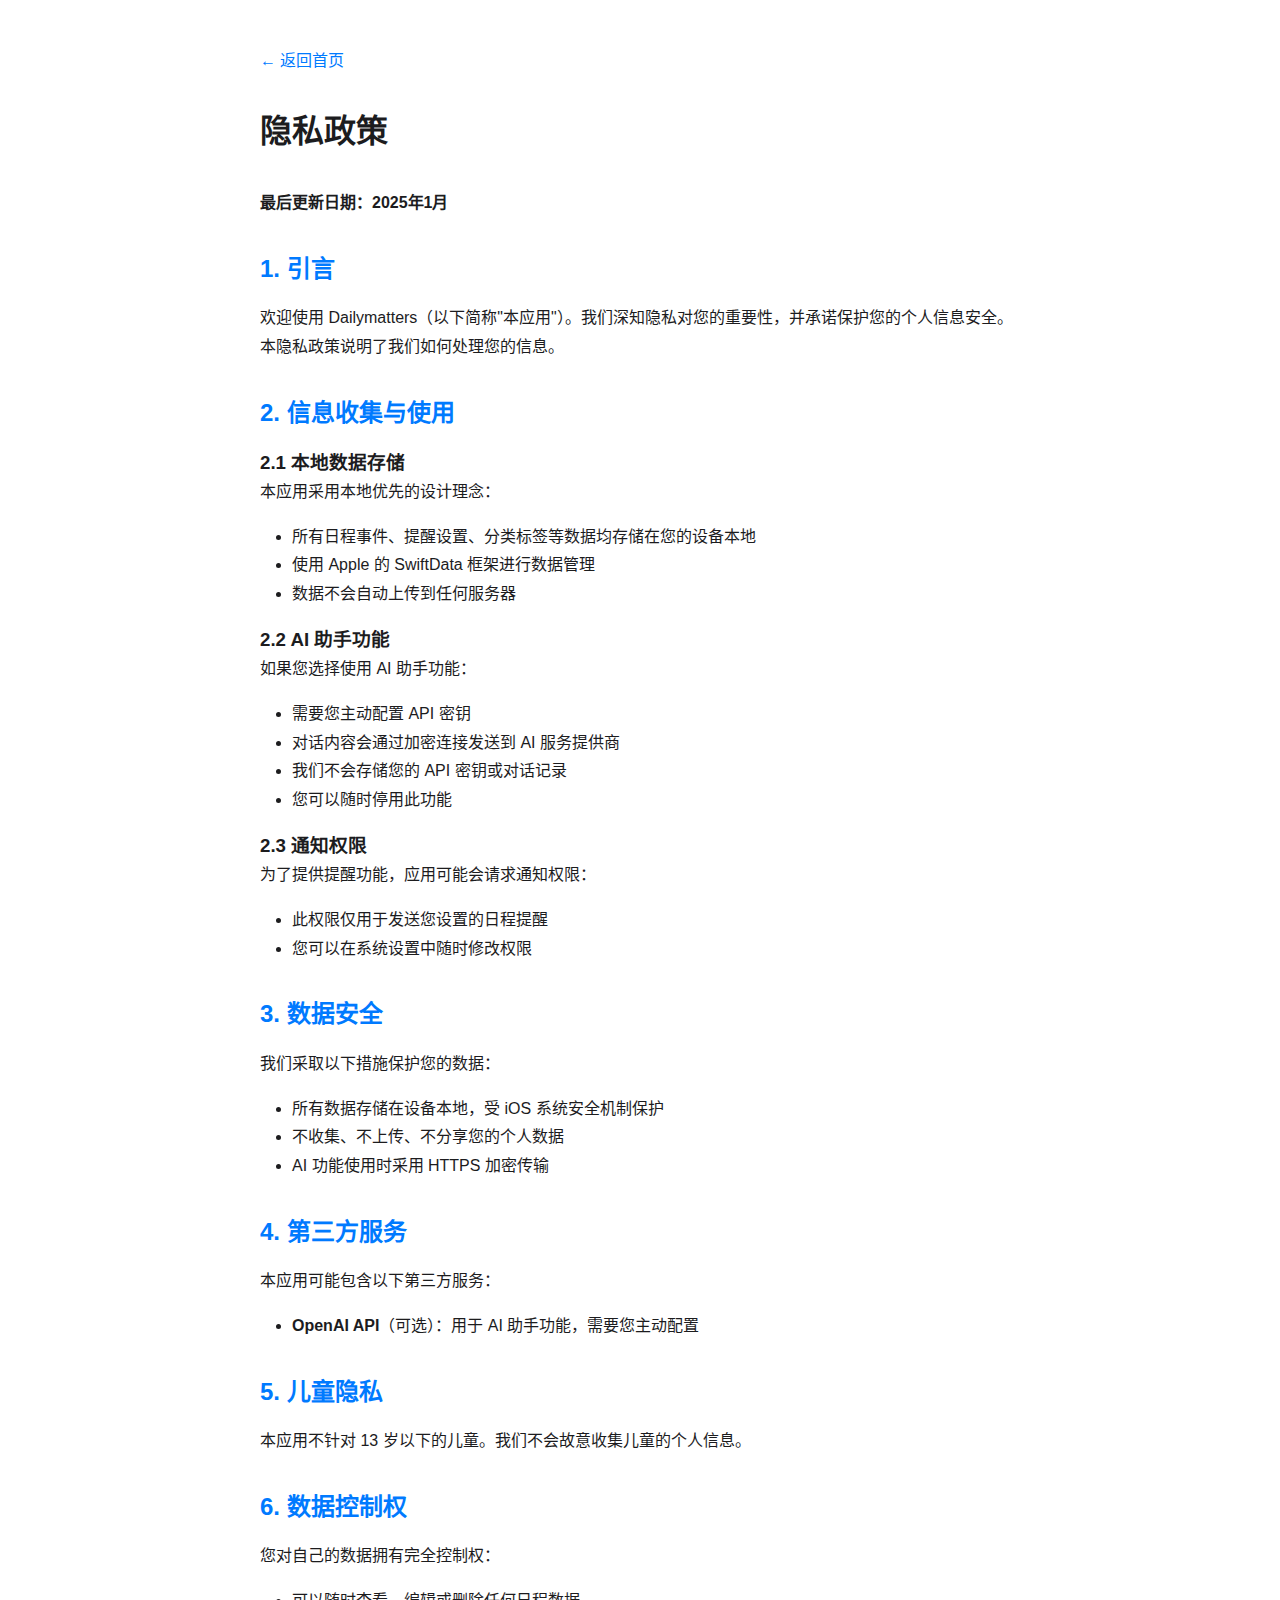
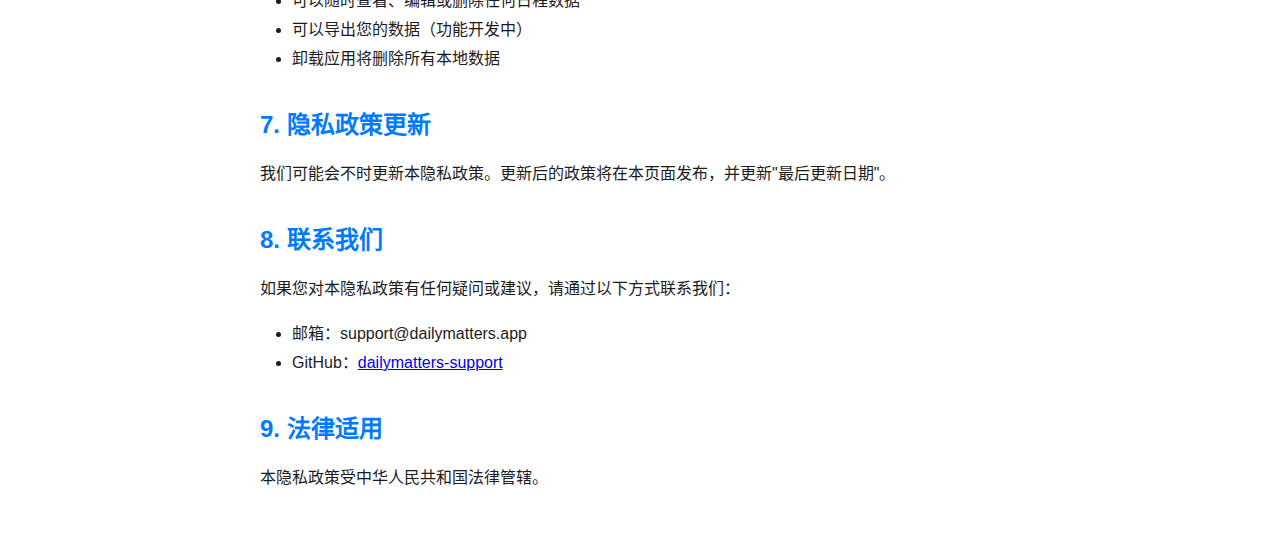
<file: docs/privacy.html>
<!DOCTYPE html>
<html lang="zh-CN">
<head>
    <meta charset="UTF-8">
    <meta name="viewport" content="width=device-width, initial-scale=1.0">
    <title>隐私政策 - Dailymatters</title>
    <link rel="stylesheet" href="styles.css">
    <style>
        .content {
            max-width: 800px;
            margin: 0 auto;
            padding: 3rem 20px;
        }
        .content h1 {
            margin-bottom: 2rem;
        }
        .content h2 {
            margin-top: 2rem;
            margin-bottom: 1rem;
            color: var(--primary-color);
        }
        .content p, .content ul {
            margin-bottom: 1rem;
            line-height: 1.8;
        }
        .content ul {
            margin-left: 2rem;
        }
        .back-link {
            display: inline-block;
            margin-bottom: 2rem;
            color: var(--primary-color);
            text-decoration: none;
        }
    </style>
</head>
<body>
    <div class="content">
        <a href="index.html" class="back-link">← 返回首页</a>
        
        <h1>隐私政策</h1>
        <p><strong>最后更新日期：2025年1月</strong></p>

        <h2>1. 引言</h2>
        <p>欢迎使用 Dailymatters（以下简称"本应用"）。我们深知隐私对您的重要性，并承诺保护您的个人信息安全。本隐私政策说明了我们如何处理您的信息。</p>

        <h2>2. 信息收集与使用</h2>
        
        <h3>2.1 本地数据存储</h3>
        <p>本应用采用本地优先的设计理念：</p>
        <ul>
            <li>所有日程事件、提醒设置、分类标签等数据均存储在您的设备本地</li>
            <li>使用 Apple 的 SwiftData 框架进行数据管理</li>
            <li>数据不会自动上传到任何服务器</li>
        </ul>

        <h3>2.2 AI 助手功能</h3>
        <p>如果您选择使用 AI 助手功能：</p>
        <ul>
            <li>需要您主动配置 API 密钥</li>
            <li>对话内容会通过加密连接发送到 AI 服务提供商</li>
            <li>我们不会存储您的 API 密钥或对话记录</li>
            <li>您可以随时停用此功能</li>
        </ul>

        <h3>2.3 通知权限</h3>
        <p>为了提供提醒功能，应用可能会请求通知权限：</p>
        <ul>
            <li>此权限仅用于发送您设置的日程提醒</li>
            <li>您可以在系统设置中随时修改权限</li>
        </ul>

        <h2>3. 数据安全</h2>
        <p>我们采取以下措施保护您的数据：</p>
        <ul>
            <li>所有数据存储在设备本地，受 iOS 系统安全机制保护</li>
            <li>不收集、不上传、不分享您的个人数据</li>
            <li>AI 功能使用时采用 HTTPS 加密传输</li>
        </ul>

        <h2>4. 第三方服务</h2>
        <p>本应用可能包含以下第三方服务：</p>
        <ul>
            <li><strong>OpenAI API</strong>（可选）：用于 AI 助手功能，需要您主动配置</li>
        </ul>

        <h2>5. 儿童隐私</h2>
        <p>本应用不针对 13 岁以下的儿童。我们不会故意收集儿童的个人信息。</p>

        <h2>6. 数据控制权</h2>
        <p>您对自己的数据拥有完全控制权：</p>
        <ul>
            <li>可以随时查看、编辑或删除任何日程数据</li>
            <li>可以导出您的数据（功能开发中）</li>
            <li>卸载应用将删除所有本地数据</li>
        </ul>

        <h2>7. 隐私政策更新</h2>
        <p>我们可能会不时更新本隐私政策。更新后的政策将在本页面发布，并更新"最后更新日期"。</p>

        <h2>8. 联系我们</h2>
        <p>如果您对本隐私政策有任何疑问或建议，请通过以下方式联系我们：</p>
        <ul>
            <li>邮箱：support@dailymatters.app</li>
            <li>GitHub：<a href="https://github.com/WeiProduct/dailymatters-support">dailymatters-support</a></li>
        </ul>

        <h2>9. 法律适用</h2>
        <p>本隐私政策受中华人民共和国法律管辖。</p>
    </div>
</body>
</html>
</file>
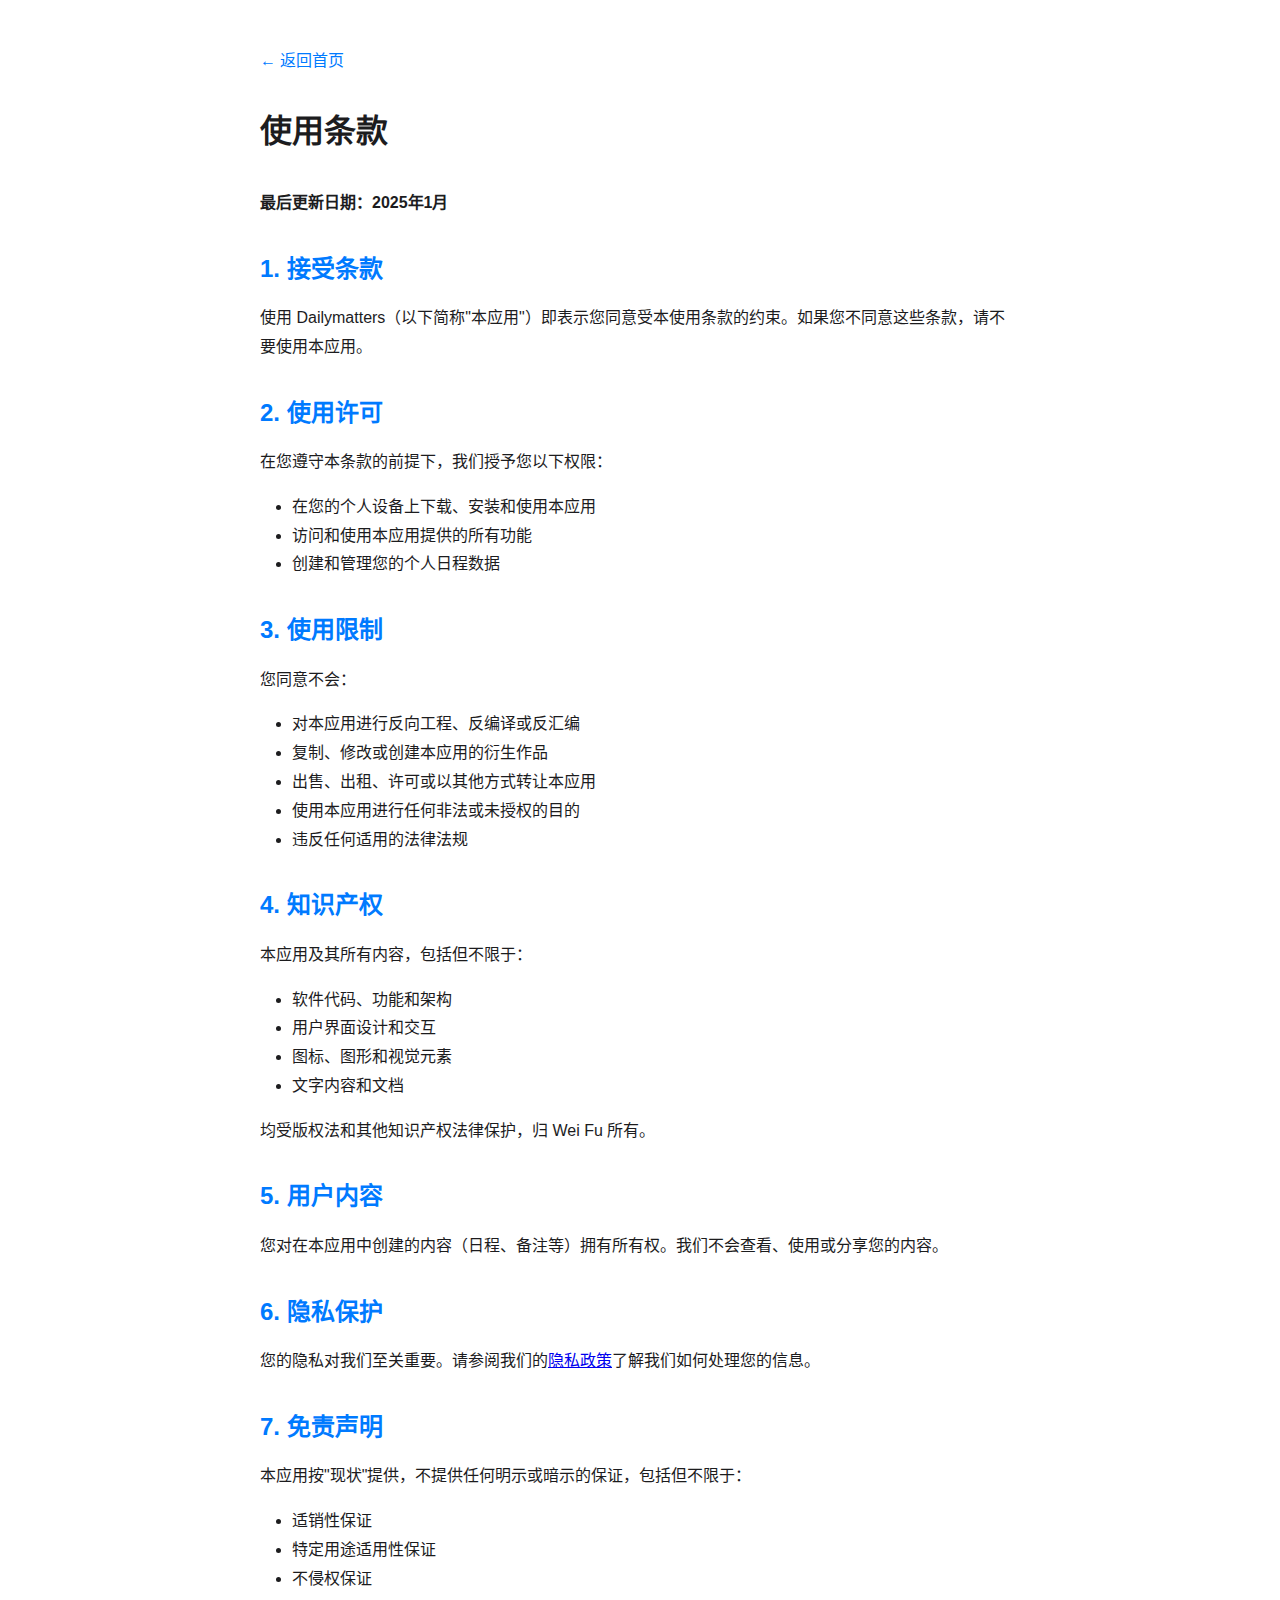
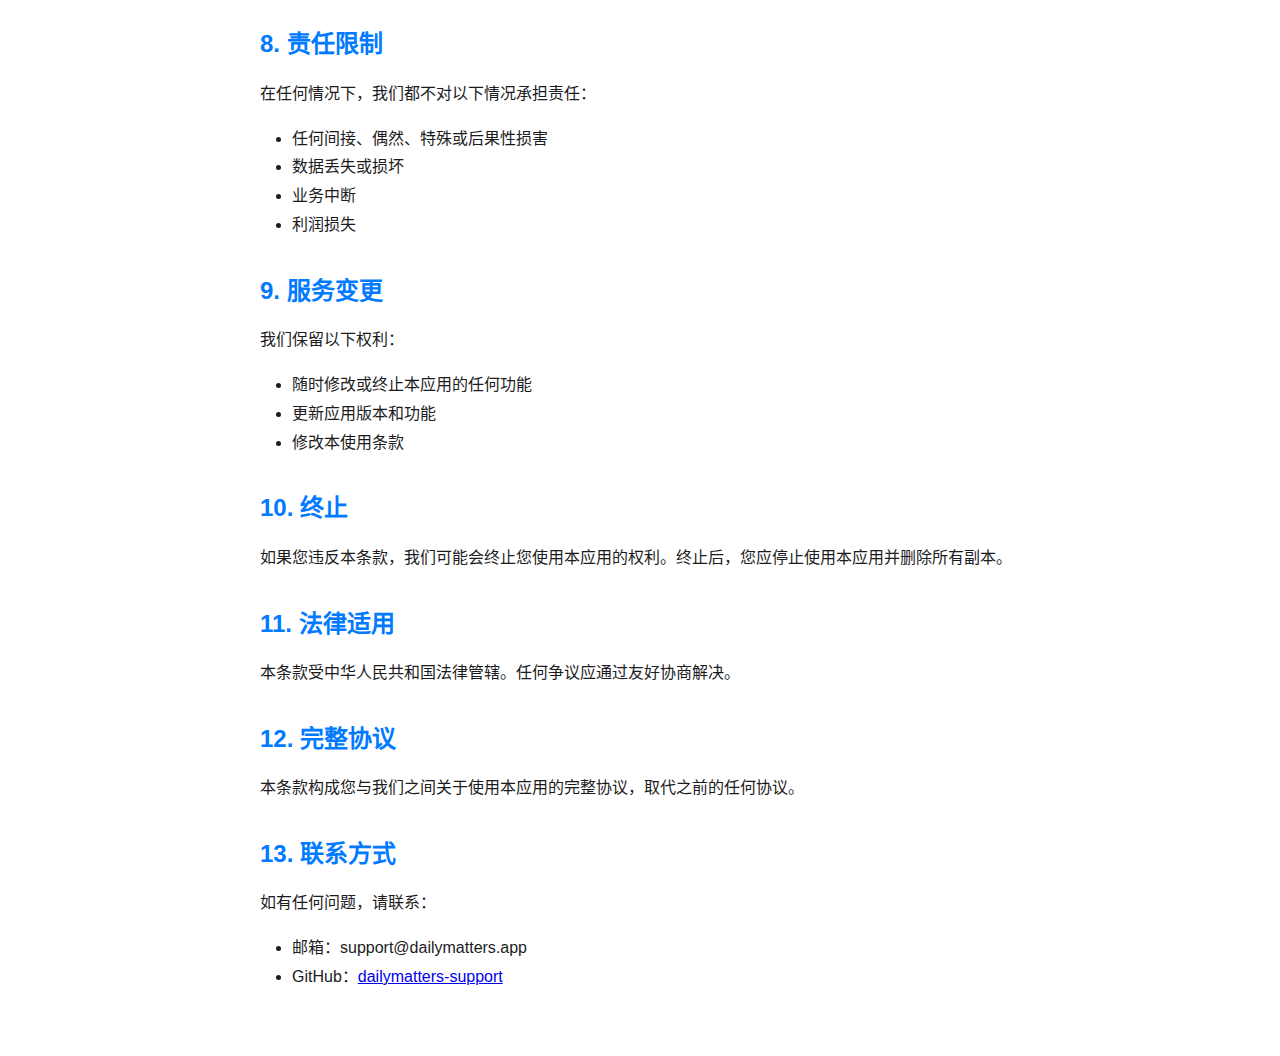
<file: docs/terms.html>
<!DOCTYPE html>
<html lang="zh-CN">
<head>
    <meta charset="UTF-8">
    <meta name="viewport" content="width=device-width, initial-scale=1.0">
    <title>使用条款 - Dailymatters</title>
    <link rel="stylesheet" href="styles.css">
    <style>
        .content {
            max-width: 800px;
            margin: 0 auto;
            padding: 3rem 20px;
        }
        .content h1 {
            margin-bottom: 2rem;
        }
        .content h2 {
            margin-top: 2rem;
            margin-bottom: 1rem;
            color: var(--primary-color);
        }
        .content p, .content ul {
            margin-bottom: 1rem;
            line-height: 1.8;
        }
        .content ul {
            margin-left: 2rem;
        }
        .back-link {
            display: inline-block;
            margin-bottom: 2rem;
            color: var(--primary-color);
            text-decoration: none;
        }
    </style>
</head>
<body>
    <div class="content">
        <a href="index.html" class="back-link">← 返回首页</a>
        
        <h1>使用条款</h1>
        <p><strong>最后更新日期：2025年1月</strong></p>

        <h2>1. 接受条款</h2>
        <p>使用 Dailymatters（以下简称"本应用"）即表示您同意受本使用条款的约束。如果您不同意这些条款，请不要使用本应用。</p>

        <h2>2. 使用许可</h2>
        <p>在您遵守本条款的前提下，我们授予您以下权限：</p>
        <ul>
            <li>在您的个人设备上下载、安装和使用本应用</li>
            <li>访问和使用本应用提供的所有功能</li>
            <li>创建和管理您的个人日程数据</li>
        </ul>

        <h2>3. 使用限制</h2>
        <p>您同意不会：</p>
        <ul>
            <li>对本应用进行反向工程、反编译或反汇编</li>
            <li>复制、修改或创建本应用的衍生作品</li>
            <li>出售、出租、许可或以其他方式转让本应用</li>
            <li>使用本应用进行任何非法或未授权的目的</li>
            <li>违反任何适用的法律法规</li>
        </ul>

        <h2>4. 知识产权</h2>
        <p>本应用及其所有内容，包括但不限于：</p>
        <ul>
            <li>软件代码、功能和架构</li>
            <li>用户界面设计和交互</li>
            <li>图标、图形和视觉元素</li>
            <li>文字内容和文档</li>
        </ul>
        <p>均受版权法和其他知识产权法律保护，归 Wei Fu 所有。</p>

        <h2>5. 用户内容</h2>
        <p>您对在本应用中创建的内容（日程、备注等）拥有所有权。我们不会查看、使用或分享您的内容。</p>

        <h2>6. 隐私保护</h2>
        <p>您的隐私对我们至关重要。请参阅我们的<a href="privacy.html">隐私政策</a>了解我们如何处理您的信息。</p>

        <h2>7. 免责声明</h2>
        <p>本应用按"现状"提供，不提供任何明示或暗示的保证，包括但不限于：</p>
        <ul>
            <li>适销性保证</li>
            <li>特定用途适用性保证</li>
            <li>不侵权保证</li>
        </ul>

        <h2>8. 责任限制</h2>
        <p>在任何情况下，我们都不对以下情况承担责任：</p>
        <ul>
            <li>任何间接、偶然、特殊或后果性损害</li>
            <li>数据丢失或损坏</li>
            <li>业务中断</li>
            <li>利润损失</li>
        </ul>

        <h2>9. 服务变更</h2>
        <p>我们保留以下权利：</p>
        <ul>
            <li>随时修改或终止本应用的任何功能</li>
            <li>更新应用版本和功能</li>
            <li>修改本使用条款</li>
        </ul>

        <h2>10. 终止</h2>
        <p>如果您违反本条款，我们可能会终止您使用本应用的权利。终止后，您应停止使用本应用并删除所有副本。</p>

        <h2>11. 法律适用</h2>
        <p>本条款受中华人民共和国法律管辖。任何争议应通过友好协商解决。</p>

        <h2>12. 完整协议</h2>
        <p>本条款构成您与我们之间关于使用本应用的完整协议，取代之前的任何协议。</p>

        <h2>13. 联系方式</h2>
        <p>如有任何问题，请联系：</p>
        <ul>
            <li>邮箱：support@dailymatters.app</li>
            <li>GitHub：<a href="https://github.com/WeiProduct/dailymatters-support">dailymatters-support</a></li>
        </ul>
    </div>
</body>
</html>
</file>
<file: docs/styles.css>
/* Reset and Base Styles */
* {
    margin: 0;
    padding: 0;
    box-sizing: border-box;
}

:root {
    --primary-color: #007AFF;
    --secondary-color: #5856D6;
    --text-primary: #1C1C1E;
    --text-secondary: #8E8E93;
    --background: #FFFFFF;
    --surface: #F2F2F7;
    --border: #E5E5EA;
    --shadow: rgba(0, 0, 0, 0.1);
    --gradient-start: #007AFF;
    --gradient-end: #5856D6;
}

body {
    font-family: -apple-system, BlinkMacSystemFont, 'Segoe UI', Roboto, 'Helvetica Neue', Arial, sans-serif;
    line-height: 1.6;
    color: var(--text-primary);
    background-color: var(--background);
}

.container {
    max-width: 1200px;
    margin: 0 auto;
    padding: 0 20px;
}

/* Navigation */
.navbar {
    background: var(--background);
    border-bottom: 1px solid var(--border);
    padding: 1rem 0;
    position: sticky;
    top: 0;
    z-index: 1000;
    backdrop-filter: blur(10px);
    background: rgba(255, 255, 255, 0.95);
}

.navbar .container {
    display: flex;
    justify-content: space-between;
    align-items: center;
}

.nav-brand {
    display: flex;
    align-items: center;
    font-size: 1.5rem;
    font-weight: 600;
    color: var(--text-primary);
}

.logo {
    width: 40px;
    height: 40px;
    margin-right: 10px;
}

.nav-menu {
    display: flex;
    list-style: none;
    gap: 2rem;
}

.nav-menu a {
    color: var(--text-primary);
    text-decoration: none;
    font-weight: 500;
    transition: color 0.3s;
}

.nav-menu a:hover {
    color: var(--primary-color);
}

/* Hero Section */
.hero {
    padding: 5rem 0;
    background: linear-gradient(135deg, var(--surface) 0%, var(--background) 100%);
}

.hero .container {
    display: grid;
    grid-template-columns: 1fr 1fr;
    gap: 4rem;
    align-items: center;
}

.hero h1 {
    font-size: 3rem;
    font-weight: 700;
    line-height: 1.2;
    margin-bottom: 1.5rem;
    background: linear-gradient(135deg, var(--gradient-start) 0%, var(--gradient-end) 100%);
    -webkit-background-clip: text;
    -webkit-text-fill-color: transparent;
}

.hero-subtitle {
    font-size: 1.25rem;
    color: var(--text-secondary);
    margin-bottom: 2rem;
}

.hero-buttons {
    margin-bottom: 2rem;
}

.btn {
    display: inline-block;
    text-decoration: none;
    transition: transform 0.3s, box-shadow 0.3s;
}

.btn:hover {
    transform: translateY(-2px);
    box-shadow: 0 10px 20px var(--shadow);
}

.btn img {
    height: 60px;
}

.hero-features {
    display: flex;
    gap: 2rem;
    font-size: 1rem;
    color: var(--text-secondary);
}

.hero-image img {
    width: 100%;
    height: auto;
    filter: drop-shadow(0 20px 40px var(--shadow));
}

/* Features Section */
.features {
    padding: 5rem 0;
}

.features h2 {
    font-size: 2.5rem;
    text-align: center;
    margin-bottom: 3rem;
}

.features-grid {
    display: grid;
    grid-template-columns: repeat(auto-fit, minmax(300px, 1fr));
    gap: 2rem;
}

.feature-card {
    background: var(--surface);
    padding: 2rem;
    border-radius: 16px;
    text-align: center;
    transition: transform 0.3s, box-shadow 0.3s;
}

.feature-card:hover {
    transform: translateY(-5px);
    box-shadow: 0 10px 30px var(--shadow);
}

.feature-icon {
    font-size: 3rem;
    margin-bottom: 1rem;
}

.feature-card h3 {
    font-size: 1.25rem;
    margin-bottom: 1rem;
    color: var(--text-primary);
}

.feature-card p {
    color: var(--text-secondary);
}

/* Screenshots Section */
.screenshots {
    padding: 5rem 0;
    background: var(--surface);
}

.screenshots h2 {
    font-size: 2.5rem;
    text-align: center;
    margin-bottom: 3rem;
}

.screenshots-slider {
    display: flex;
    gap: 2rem;
    overflow-x: auto;
    padding: 1rem 0 2rem;
    -webkit-overflow-scrolling: touch;
}

.screenshot {
    flex: 0 0 250px;
    text-align: center;
}

.screenshot img {
    width: 100%;
    border-radius: 16px;
    box-shadow: 0 10px 30px var(--shadow);
}

.screenshot p {
    margin-top: 1rem;
    color: var(--text-secondary);
}

/* Use Cases */
.use-cases {
    padding: 5rem 0;
}

.use-cases h2 {
    font-size: 2.5rem;
    text-align: center;
    margin-bottom: 3rem;
}

.use-cases-grid {
    display: grid;
    grid-template-columns: repeat(auto-fit, minmax(250px, 1fr));
    gap: 2rem;
}

.use-case {
    padding: 1.5rem;
    border: 1px solid var(--border);
    border-radius: 12px;
    transition: border-color 0.3s;
}

.use-case:hover {
    border-color: var(--primary-color);
}

.use-case h3 {
    font-size: 1.25rem;
    margin-bottom: 0.5rem;
}

.use-case p {
    color: var(--text-secondary);
}

/* Download Section */
.download {
    padding: 5rem 0;
    background: linear-gradient(135deg, var(--gradient-start) 0%, var(--gradient-end) 100%);
    text-align: center;
    color: white;
}

.download h2 {
    font-size: 2.5rem;
    margin-bottom: 1rem;
}

.download p {
    font-size: 1.25rem;
    margin-bottom: 2rem;
    opacity: 0.9;
}

.btn-large img {
    height: 80px;
}

.download-note {
    margin-top: 1rem;
    font-size: 0.875rem;
    opacity: 0.8;
}

.qr-download {
    margin: 2rem 0;
    text-align: center;
}

.qr-text {
    font-size: 1rem;
    margin-bottom: 1rem;
    opacity: 0.9;
}

.qr-code {
    width: 200px;
    height: 200px;
    padding: 10px;
    background: white;
    border-radius: 12px;
    box-shadow: 0 4px 20px rgba(0, 0, 0, 0.2);
}

/* Support Section */
.support {
    padding: 3rem 0;
}

.support h2 {
    font-size: 2rem;
    text-align: center;
    margin-bottom: 2rem;
}

.support-links {
    display: flex;
    justify-content: center;
    gap: 2rem;
    flex-wrap: wrap;
}

.support-link {
    color: var(--primary-color);
    text-decoration: none;
    font-weight: 500;
    transition: opacity 0.3s;
}

.support-link:hover {
    opacity: 0.7;
}

/* Footer */
.footer {
    background: var(--surface);
    padding: 2rem 0;
    text-align: center;
    color: var(--text-secondary);
}

.footer p {
    margin: 0.5rem 0;
}

/* Responsive Design */
@media (max-width: 768px) {
    .nav-menu {
        display: none;
    }
    
    .hero .container {
        grid-template-columns: 1fr;
        text-align: center;
    }
    
    .hero h1 {
        font-size: 2rem;
    }
    
    .hero-image {
        order: -1;
    }
    
    .hero-features {
        justify-content: center;
        flex-wrap: wrap;
    }
    
    .features-grid {
        grid-template-columns: 1fr;
    }
    
    .use-cases-grid {
        grid-template-columns: 1fr;
    }
    
    .support-links {
        flex-direction: column;
        text-align: center;
        gap: 1rem;
    }
}
</file>
